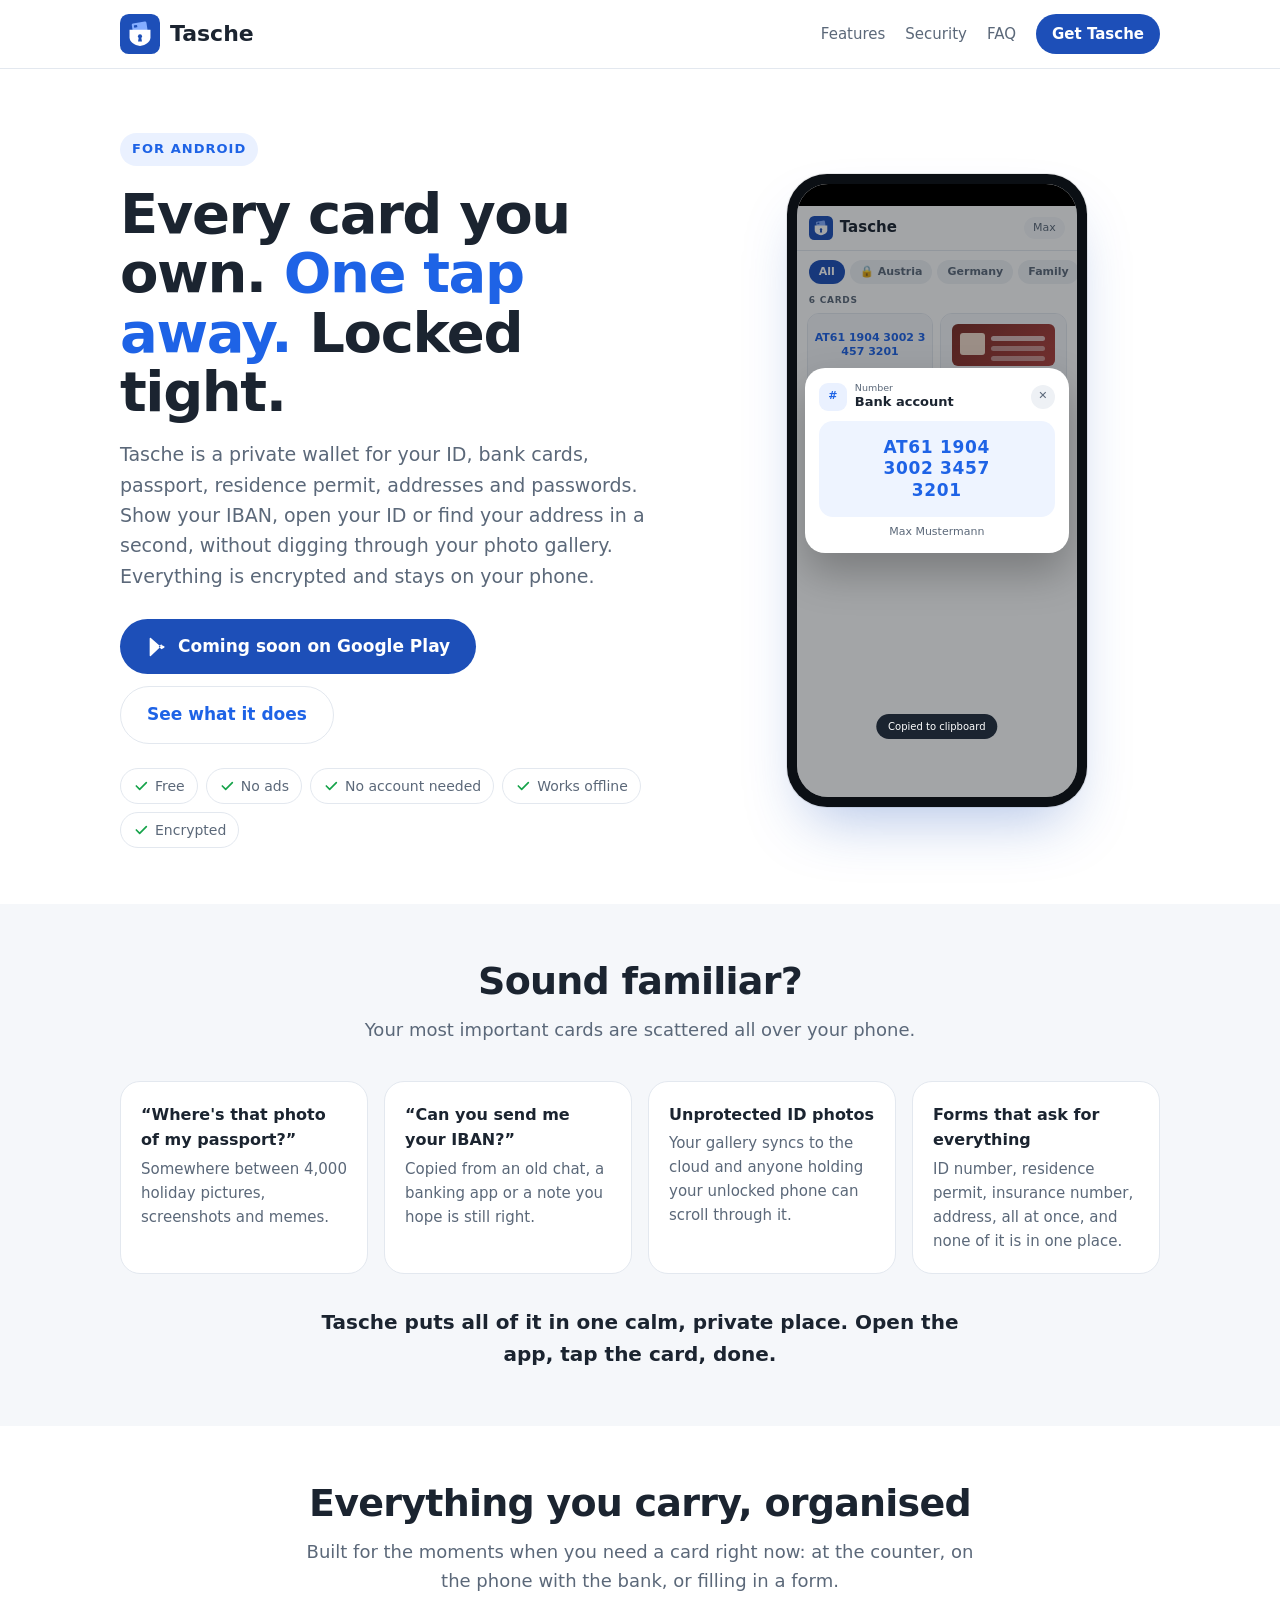
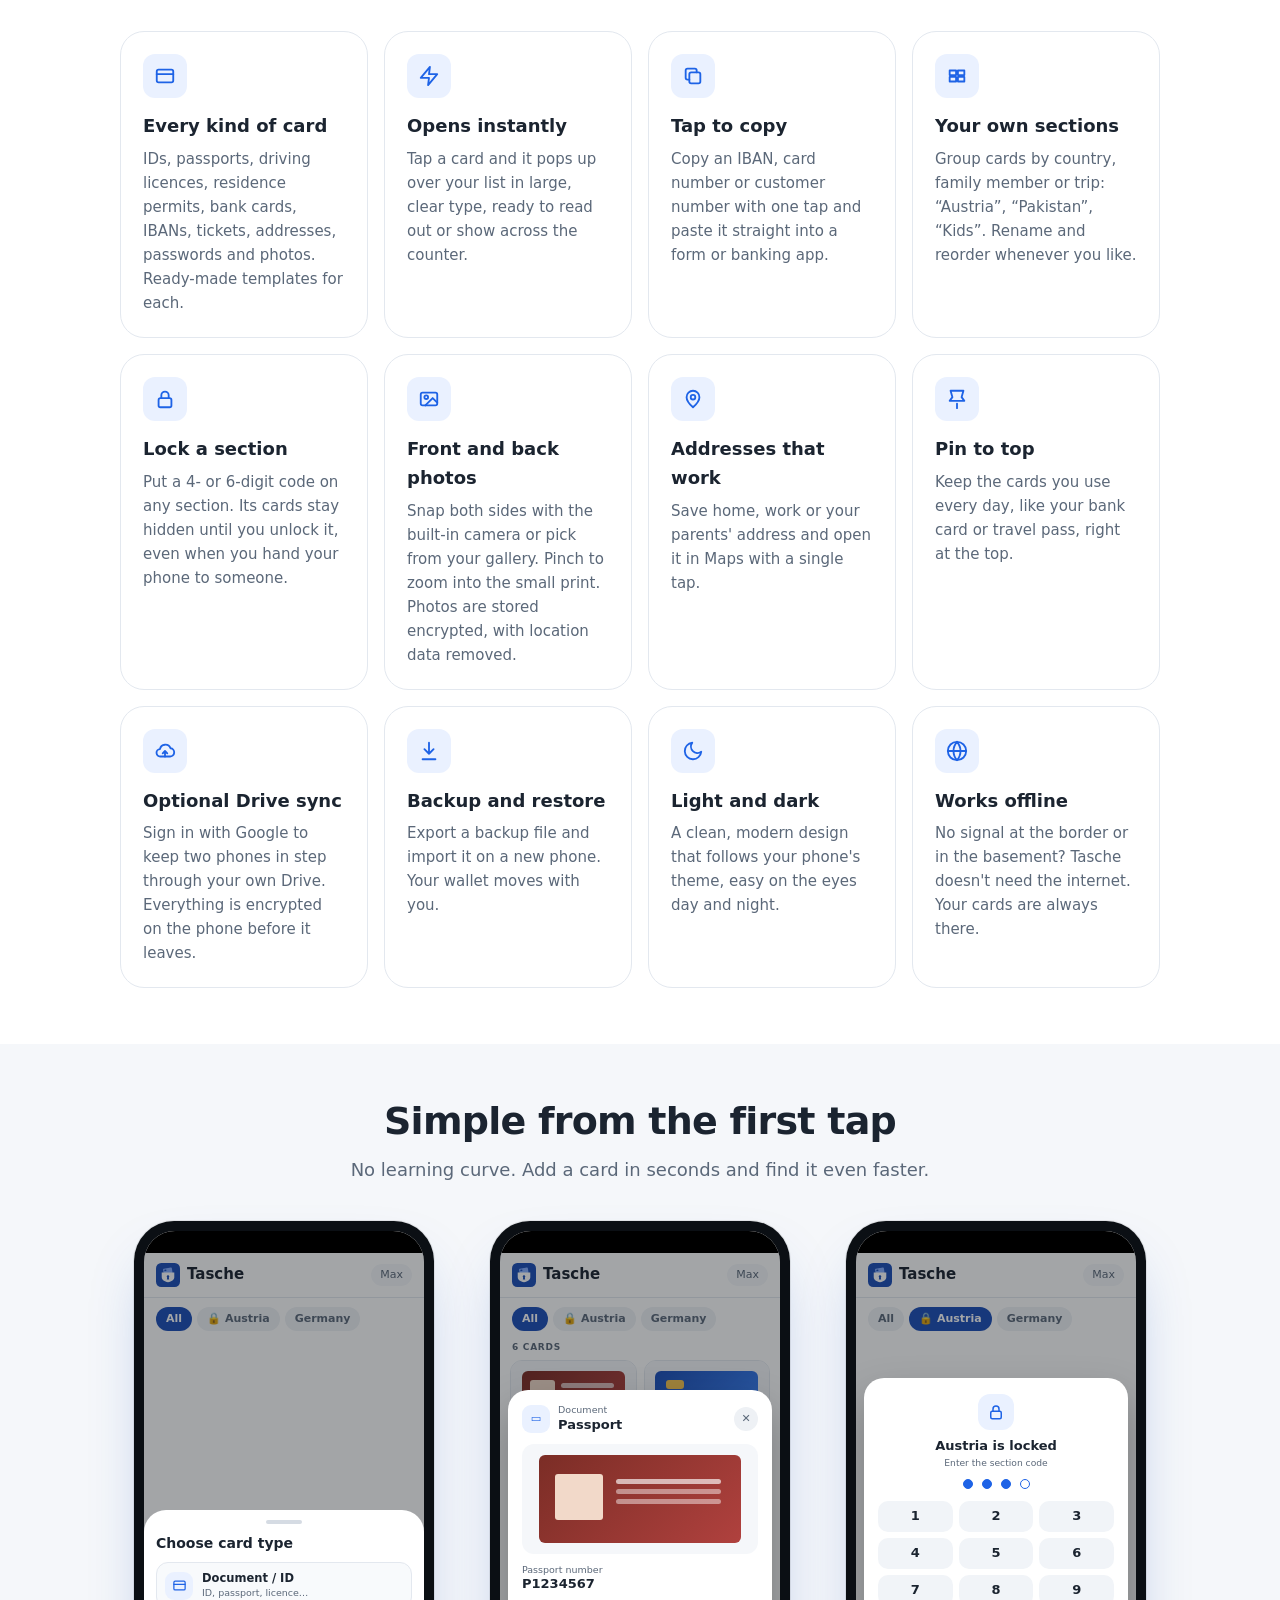
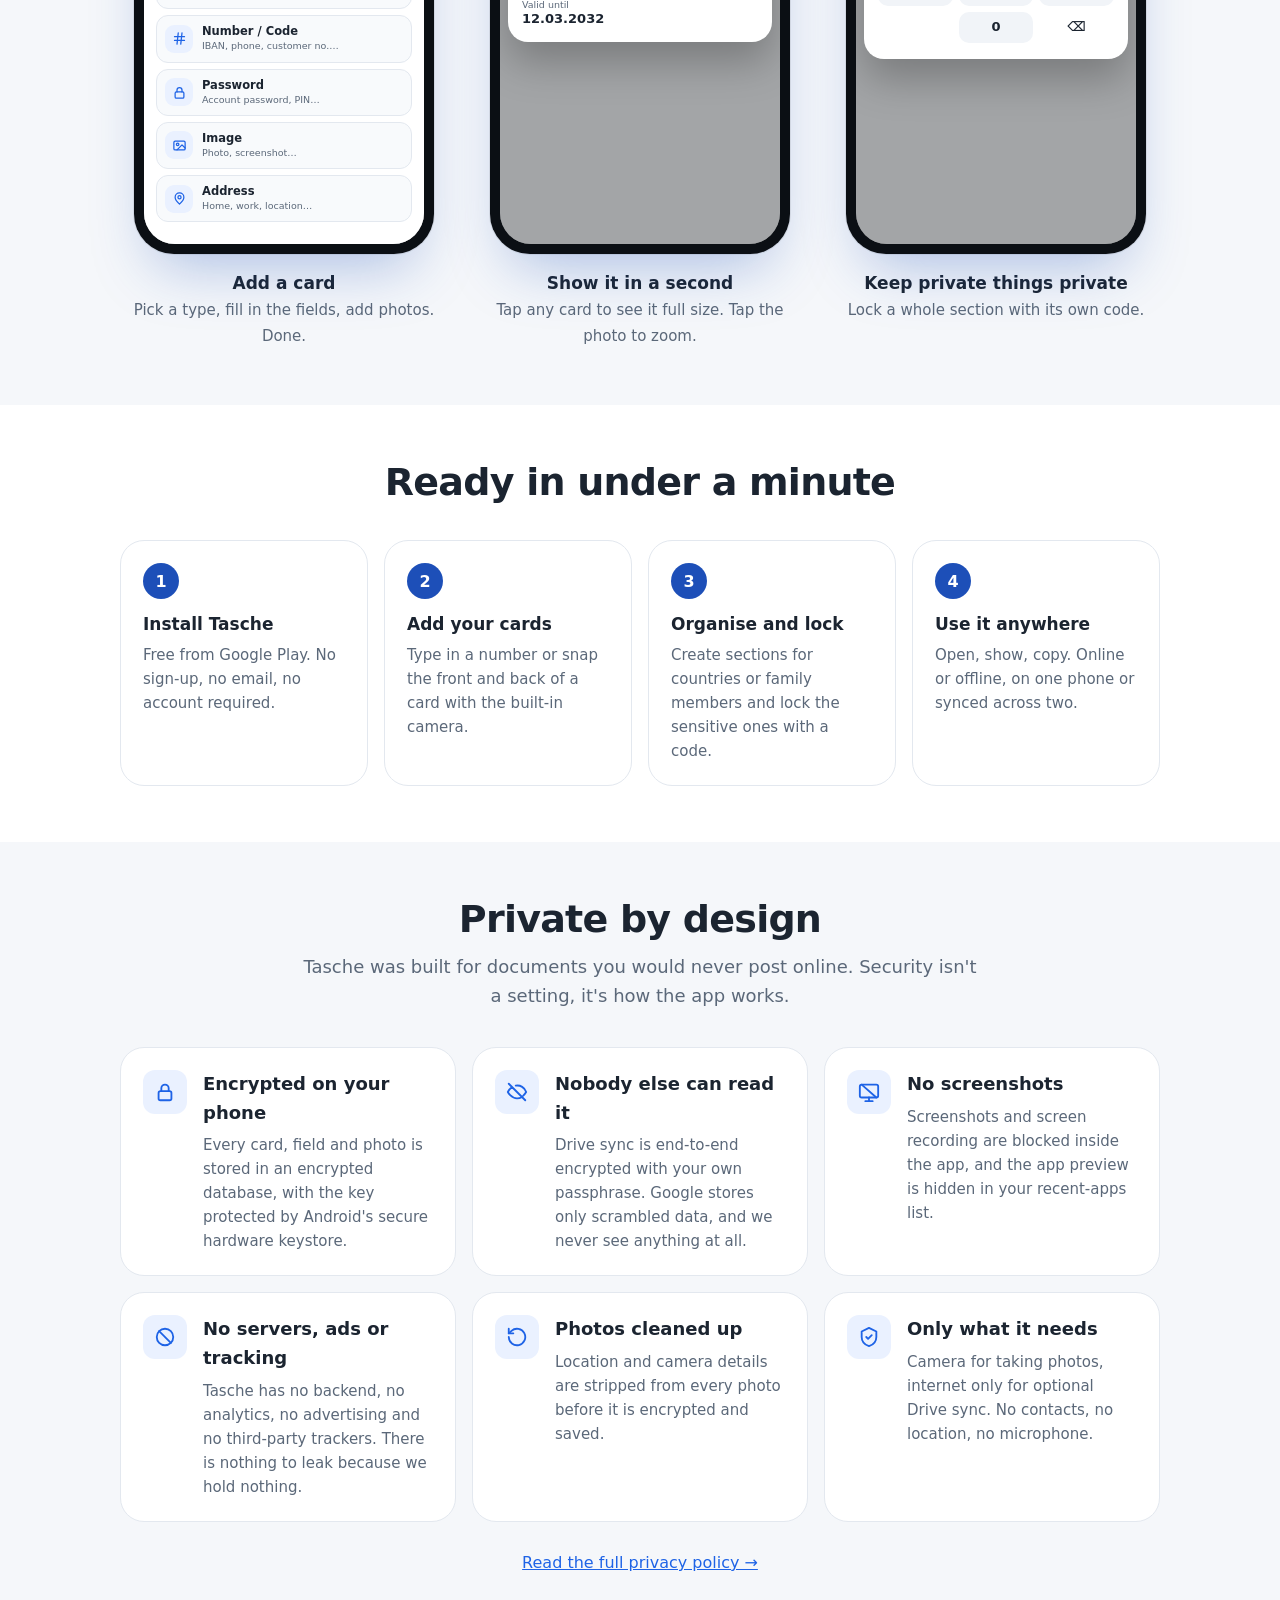
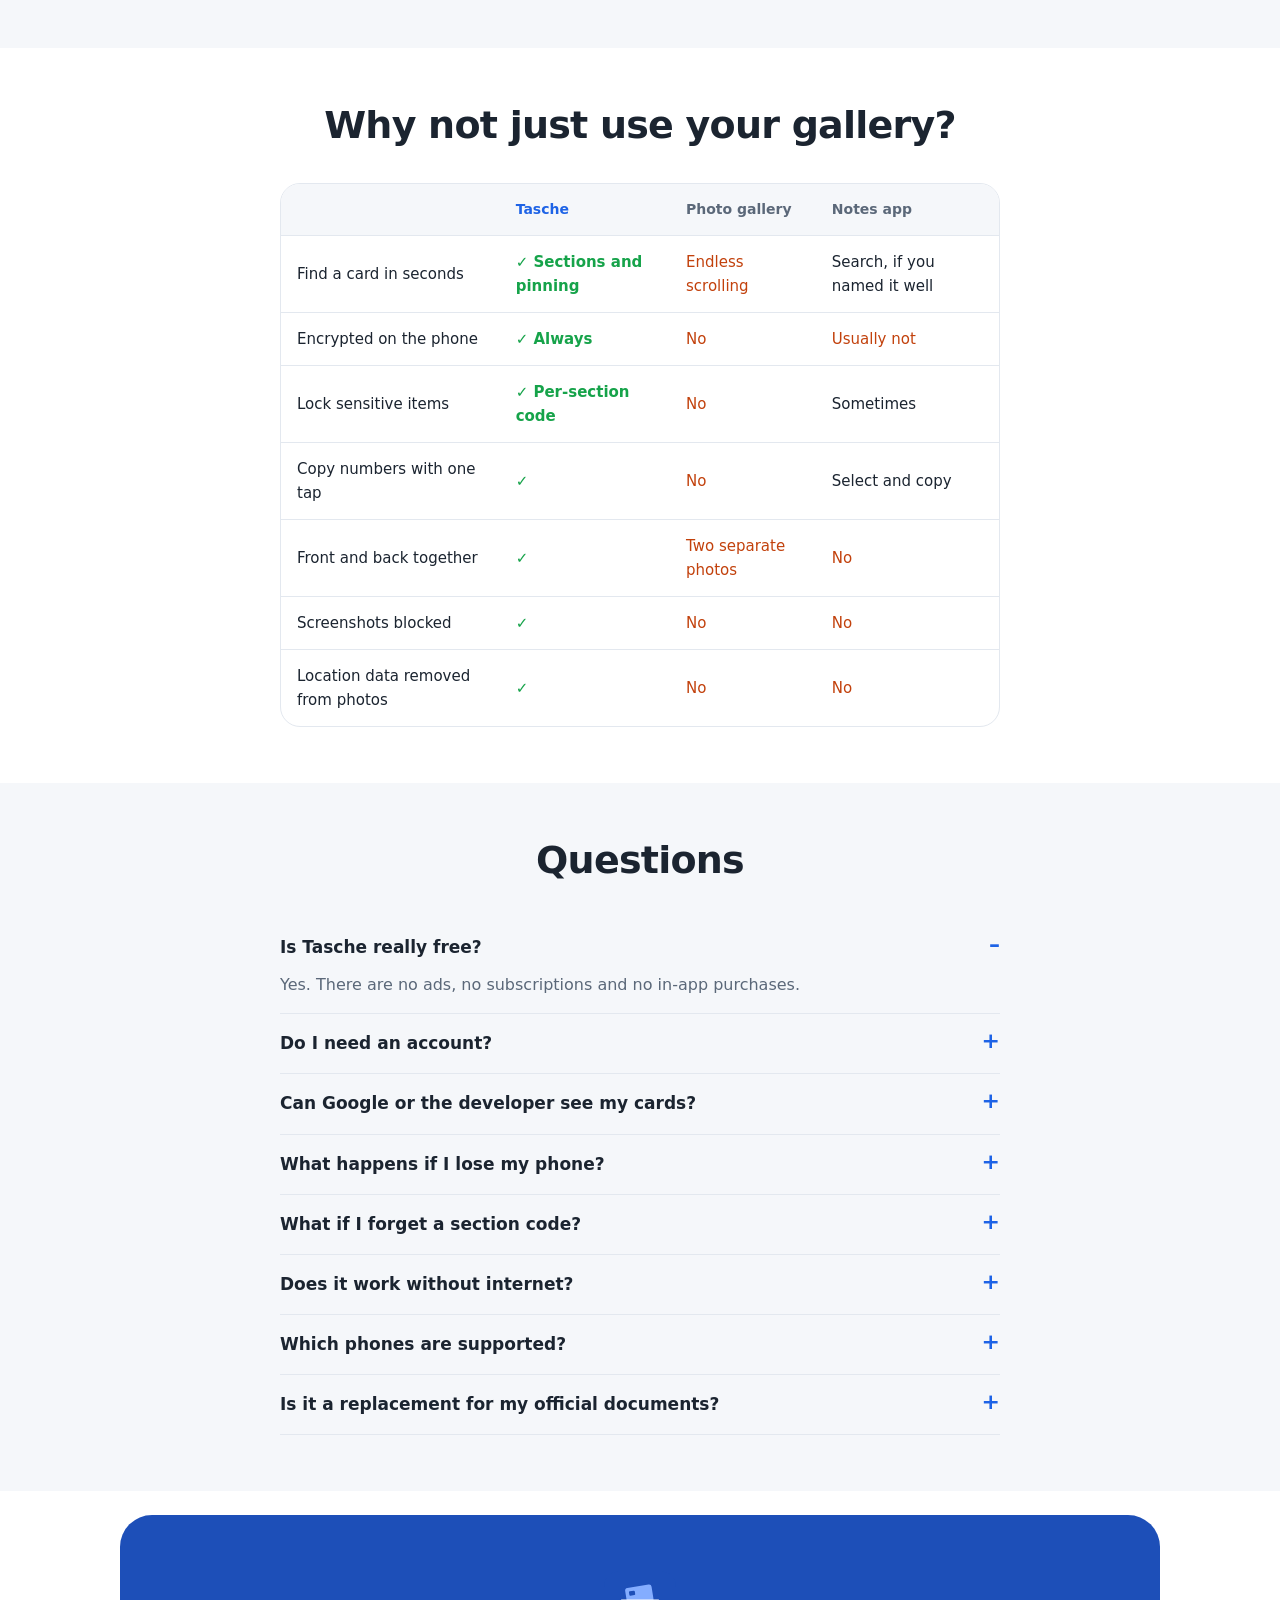
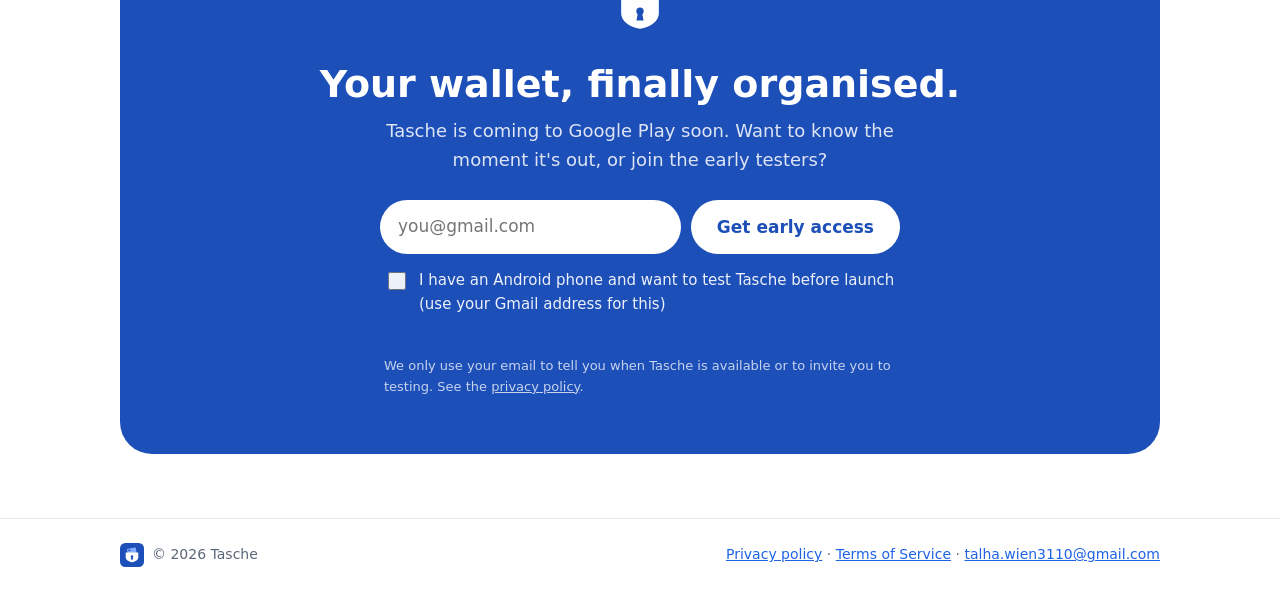
<file: index.html>
<!doctype html>
<html lang="en">
<head>
<meta charset="utf-8">
<meta name="viewport" content="width=device-width, initial-scale=1">
<title>Tasche – your cards and documents, encrypted on your phone</title>
<meta name="description" content="Tasche keeps your ID, bank cards, passport, addresses and passwords in one encrypted wallet on your Android phone. Free, no ads, works offline, optional encrypted Google Drive sync.">
<meta name="theme-color" content="#1D4FB8">
<meta property="og:title" content="Tasche – everything in your wallet, at your fingertips">
<meta property="og:description" content="Your IDs, bank cards, passport and passwords in one encrypted wallet on your Android phone. Free, no ads, no tracking.">
<meta property="og:image" content="img/icon-512.png">
<meta property="og:type" content="website">
<link rel="icon" href="img/logo.svg" type="image/svg+xml">
<link rel="icon" href="img/icon-192.png" type="image/png" sizes="192x192">
<link rel="apple-touch-icon" href="img/apple-touch-icon.png">
<link rel="stylesheet" href="style.css">
</head>
<body>
<header><div class="wrap">
  <a class="brandlink" href="index.html"><img src="img/logo.svg" alt="" width="40" height="40"><span class="brand">Tasche</span></a>
  <nav><a href="#features">Features</a><a href="#security">Security</a><a href="#faq">FAQ</a><a class="navbtn" href="#get">Get Tasche</a></nav>
</div></header>

<main>
<!-- HERO -->
<div class="wrap">
<section class="hero">
  <div>
    <span class="eyebrow">For Android</span>
    <h1>Every card you own. <span>One tap away.</span> Locked tight.</h1>
    <p class="lead">Tasche is a private wallet for your ID, bank cards, passport, residence permit, addresses and passwords. Show your IBAN, open your ID or find your address in a second, without digging through your photo gallery. Everything is encrypted and stays on your phone.</p>
    <div class="ctas">
      <a class="btn" href="#get"><svg viewBox="0 0 24 24" aria-hidden="true"><path d="M4 2.6v18.8c0 .5.5.8 1 .6l10.6-10a.6.6 0 0 0 0-.9L5 1.9c-.5-.2-1 .2-1 .7zm12.9 7.1 2.9 1.6c.6.4.6 1.2 0 1.5l-2.9 1.7-3-2.9 3-2.9z"/></svg>Coming soon on Google Play</a>
      <a class="btn ghost" href="#features">See what it does</a>
    </div>
    <ul class="chips">
      <li><svg viewBox="0 0 24 24"><path d="M5 12l5 5L20 7"/></svg>Free</li>
      <li><svg viewBox="0 0 24 24"><path d="M5 12l5 5L20 7"/></svg>No ads</li>
      <li><svg viewBox="0 0 24 24"><path d="M5 12l5 5L20 7"/></svg>No account needed</li>
      <li><svg viewBox="0 0 24 24"><path d="M5 12l5 5L20 7"/></svg>Works offline</li>
      <li><svg viewBox="0 0 24 24"><path d="M5 12l5 5L20 7"/></svg>Encrypted</li>
    </ul>
  </div>

  <!-- phone: home + card dialog -->
  <div class="phone" role="img" aria-label="Tasche showing a bank account number in a card dialog over the home screen">
    <div class="screen">
      <div class="sb"></div>
      <div class="ah"><img src="img/logo.svg" alt=""><b>Tasche</b><span class="pill">Max</span></div>
      <div class="tabs"><i class="on">All</i><i>🔒 Austria</i><i>Germany</i><i>Family</i></div>
      <div class="count">6 CARDS</div>
      <div class="tiles">
        <div class="tile"><div class="face">AT61 1904 3002 3457 3201</div><div class="meta"><b>Bank account</b><span class="tag"># Number</span></div></div>
        <div class="tile"><div class="face"><div class="idcard"></div></div><div class="meta"><b>Passport</b><span class="tag">Document</span></div></div>
        <div class="tile"><div class="face"><div class="bank"></div></div><div class="meta"><b>Debit card</b><span class="tag">Document</span></div></div>
        <div class="tile"><div class="face addr">Musterstraße 1, 1010 Wien</div><div class="meta"><b>Home</b><span class="tag">Address</span></div></div>
      </div>
      <div class="dim"></div>
      <div class="dlg">
        <div class="top"><span class="ic">#</span><div><small>Number</small><b>Bank account</b></div><span class="x">✕</span></div>
        <div class="big">AT61 1904<br>3002 3457<br>3201</div>
        <div class="who">Max Mustermann</div>
      </div>
      <div class="copied">Copied to clipboard</div>
    </div>
  </div>
</section>
</div>

<!-- PAIN POINTS -->
<section class="alt">
<div class="wrap">
  <div class="sechead"><h2>Sound familiar?</h2><p>Your most important cards are scattered all over your phone.</p></div>
  <div class="pains">
    <div class="pain"><b>“Where's that photo of my passport?”</b><p>Somewhere between 4,000 holiday pictures, screenshots and memes.</p></div>
    <div class="pain"><b>“Can you send me your IBAN?”</b><p>Copied from an old chat, a banking app or a note you hope is still right.</p></div>
    <div class="pain"><b>Unprotected ID photos</b><p>Your gallery syncs to the cloud and anyone holding your unlocked phone can scroll through it.</p></div>
    <div class="pain"><b>Forms that ask for everything</b><p>ID number, residence permit, insurance number, address, all at once, and none of it is in one place.</p></div>
  </div>
  <p class="answer">Tasche puts all of it in one calm, private place. Open the app, tap the card, done.</p>
</div>
</section>

<!-- FEATURES -->
<section id="features">
<div class="wrap">
  <div class="sechead"><h2>Everything you carry, organised</h2><p>Built for the moments when you need a card right now: at the counter, on the phone with the bank, or filling in a form.</p></div>
  <div class="grid">
    <div class="card"><div class="well"><svg viewBox="0 0 24 24"><rect x="3" y="5" width="18" height="14" rx="2"/><path d="M3 10h18"/></svg></div><h3>Every kind of card</h3><p>IDs, passports, driving licences, residence permits, bank cards, IBANs, tickets, addresses, passwords and photos. Ready-made templates for each.</p></div>
    <div class="card"><div class="well"><svg viewBox="0 0 24 24"><path d="M13 2 3 14h9l-1 8 10-12h-9z"/></svg></div><h3>Opens instantly</h3><p>Tap a card and it pops up over your list in large, clear type, ready to read out or show across the counter.</p></div>
    <div class="card"><div class="well"><svg viewBox="0 0 24 24"><rect x="8" y="8" width="12" height="12" rx="2"/><path d="M16 8V6a2 2 0 0 0-2-2H6a2 2 0 0 0-2 2v8a2 2 0 0 0 2 2h2"/></svg></div><h3>Tap to copy</h3><p>Copy an IBAN, card number or customer number with one tap and paste it straight into a form or banking app.</p></div>
    <div class="card"><div class="well"><svg viewBox="0 0 24 24"><path d="M4 6h7v5H4zM13 6h7v5h-7zM4 13h7v5H4zM13 13h7v5h-7z"/></svg></div><h3>Your own sections</h3><p>Group cards by country, family member or trip: “Austria”, “Pakistan”, “Kids”. Rename and reorder whenever you like.</p></div>
    <div class="card"><div class="well"><svg viewBox="0 0 24 24"><rect x="5" y="11" width="14" height="10" rx="2"/><path d="M8 11V8a4 4 0 0 1 8 0v3"/></svg></div><h3>Lock a section</h3><p>Put a 4- or 6-digit code on any section. Its cards stay hidden until you unlock it, even when you hand your phone to someone.</p></div>
    <div class="card"><div class="well"><svg viewBox="0 0 24 24"><rect x="3" y="5" width="18" height="14" rx="2"/><circle cx="9" cy="10" r="2"/><path d="m21 16-5-5-8 8"/></svg></div><h3>Front and back photos</h3><p>Snap both sides with the built-in camera or pick from your gallery. Pinch to zoom into the small print. Photos are stored encrypted, with location data removed.</p></div>
    <div class="card"><div class="well"><svg viewBox="0 0 24 24"><path d="M12 21s-7-6.2-7-11a7 7 0 0 1 14 0c0 4.8-7 11-7 11z"/><circle cx="12" cy="10" r="2.5"/></svg></div><h3>Addresses that work</h3><p>Save home, work or your parents' address and open it in Maps with a single tap.</p></div>
    <div class="card"><div class="well"><svg viewBox="0 0 24 24"><path d="M12 17v5M5 3h14l-2 7 3 4H4l3-4z"/></svg></div><h3>Pin to top</h3><p>Keep the cards you use every day, like your bank card or travel pass, right at the top.</p></div>
    <div class="card"><div class="well"><svg viewBox="0 0 24 24"><path d="M7 18a4 4 0 0 1-.5-8A6 6 0 0 1 18 9a4 4 0 0 1-1 9z"/><path d="M12 12v6M9.5 14.5 12 12l2.5 2.5"/></svg></div><h3>Optional Drive sync</h3><p>Sign in with Google to keep two phones in step through your own Drive. Everything is encrypted on the phone before it leaves.</p></div>
    <div class="card"><div class="well"><svg viewBox="0 0 24 24"><path d="M12 3v12M7 10l5 5 5-5"/><path d="M5 21h14"/></svg></div><h3>Backup and restore</h3><p>Export a backup file and import it on a new phone. Your wallet moves with you.</p></div>
    <div class="card"><div class="well"><svg viewBox="0 0 24 24"><path d="M21 12.8A9 9 0 1 1 11.2 3a7 7 0 0 0 9.8 9.8z"/></svg></div><h3>Light and dark</h3><p>A clean, modern design that follows your phone's theme, easy on the eyes day and night.</p></div>
    <div class="card"><div class="well"><svg viewBox="0 0 24 24"><path d="M2 12h20M12 2a15 15 0 0 1 0 20M12 2a15 15 0 0 0 0 20"/><circle cx="12" cy="12" r="10"/></svg></div><h3>Works offline</h3><p>No signal at the border or in the basement? Tasche doesn't need the internet. Your cards are always there.</p></div>
  </div>
</div>
</section>

<!-- SHOWCASE -->
<section class="alt">
<div class="wrap">
  <div class="sechead"><h2>Simple from the first tap</h2><p>No learning curve. Add a card in seconds and find it even faster.</p></div>
  <div class="show">
    <figure>
      <div class="phone" role="img" aria-label="Choosing a card type">
        <div class="screen">
          <div class="sb"></div>
          <div class="ah"><img src="img/logo.svg" alt=""><b>Tasche</b><span class="pill">Max</span></div>
          <div class="tabs"><i class="on">All</i><i>🔒 Austria</i><i>Germany</i></div>
          <div class="dim"></div>
          <div class="sheet">
            <div class="grab"></div>
            <h4>Choose card type</h4>
            <div class="opt"><span class="ic"><svg viewBox="0 0 24 24"><rect x="3" y="5" width="18" height="14" rx="2"/><path d="M3 10h18"/></svg></span><div><b>Document / ID</b><span>ID, passport, licence…</span></div></div>
            <div class="opt"><span class="ic"><svg viewBox="0 0 24 24"><path d="M4 9h16M4 15h16M10 3 8 21M16 3l-2 18"/></svg></span><div><b>Number / Code</b><span>IBAN, phone, customer no.…</span></div></div>
            <div class="opt"><span class="ic"><svg viewBox="0 0 24 24"><rect x="5" y="11" width="14" height="10" rx="2"/><path d="M8 11V8a4 4 0 0 1 8 0v3"/></svg></span><div><b>Password</b><span>Account password, PIN…</span></div></div>
            <div class="opt"><span class="ic"><svg viewBox="0 0 24 24"><rect x="3" y="5" width="18" height="14" rx="2"/><circle cx="9" cy="10" r="2"/><path d="m21 16-5-5-8 8"/></svg></span><div><b>Image</b><span>Photo, screenshot…</span></div></div>
            <div class="opt"><span class="ic"><svg viewBox="0 0 24 24"><path d="M12 21s-7-6.2-7-11a7 7 0 0 1 14 0c0 4.8-7 11-7 11z"/><circle cx="12" cy="10" r="2.5"/></svg></span><div><b>Address</b><span>Home, work, location…</span></div></div>
          </div>
        </div>
      </div>
      <figcaption><b>Add a card</b><span>Pick a type, fill in the fields, add photos. Done.</span></figcaption>
    </figure>

    <figure>
      <div class="phone" role="img" aria-label="A passport card open in a dialog">
        <div class="screen">
          <div class="sb"></div>
          <div class="ah"><img src="img/logo.svg" alt=""><b>Tasche</b><span class="pill">Max</span></div>
          <div class="tabs"><i class="on">All</i><i>🔒 Austria</i><i>Germany</i></div>
          <div class="count">6 CARDS</div>
          <div class="tiles">
            <div class="tile"><div class="face"><div class="idcard"></div></div><div class="meta"><b>Passport</b></div></div>
            <div class="tile"><div class="face"><div class="bank"></div></div><div class="meta"><b>Debit card</b></div></div>
          </div>
          <div class="dim"></div>
          <div class="dlg" style="top:26%">
            <div class="top"><span class="ic">▭</span><div><small>Document</small><b>Passport</b></div><span class="x">✕</span></div>
            <div class="face" style="height:110px;display:grid;place-items:center;background:#F5F7FA;border-radius:12px"><div class="idcard" style="width:86%;height:80%"></div></div>
            <div class="who" style="text-align:left;margin-top:10px"><small>Passport number</small><b style="font-size:13px;color:#1B2430">P1234567</b></div>
            <div class="who" style="text-align:left;margin-top:6px"><small>Valid until</small><b style="font-size:13px;color:#1B2430">12.03.2032</b></div>
          </div>
        </div>
      </div>
      <figcaption><b>Show it in a second</b><span>Tap any card to see it full size. Tap the photo to zoom.</span></figcaption>
    </figure>

    <figure>
      <div class="phone" role="img" aria-label="Unlocking a section with a code">
        <div class="screen">
          <div class="sb"></div>
          <div class="ah"><img src="img/logo.svg" alt=""><b>Tasche</b><span class="pill">Max</span></div>
          <div class="tabs"><i>All</i><i class="on">🔒 Austria</i><i>Germany</i></div>
          <div class="dim"></div>
          <div class="pad">
            <div class="lock"><svg viewBox="0 0 24 24"><rect x="5" y="11" width="14" height="10" rx="2"/><path d="M8 11V8a4 4 0 0 1 8 0v3"/></svg></div>
            <b>Austria is locked</b><small>Enter the section code</small>
            <div class="dots"><i class="f"></i><i class="f"></i><i class="f"></i><i></i></div>
            <div class="keys"><i>1</i><i>2</i><i>3</i><i>4</i><i>5</i><i>6</i><i>7</i><i>8</i><i>9</i><i class="e"></i><i>0</i><i class="e">⌫</i></div>
          </div>
        </div>
      </div>
      <figcaption><b>Keep private things private</b><span>Lock a whole section with its own code.</span></figcaption>
    </figure>
  </div>
</div>
</section>

<!-- HOW IT WORKS -->
<section>
<div class="wrap">
  <div class="sechead"><h2>Ready in under a minute</h2></div>
  <ol class="steps">
    <li><b>Install Tasche</b><p>Free from Google Play. No sign-up, no email, no account required.</p></li>
    <li><b>Add your cards</b><p>Type in a number or snap the front and back of a card with the built-in camera.</p></li>
    <li><b>Organise and lock</b><p>Create sections for countries or family members and lock the sensitive ones with a code.</p></li>
    <li><b>Use it anywhere</b><p>Open, show, copy. Online or offline, on one phone or synced across two.</p></li>
  </ol>
</div>
</section>

<!-- SECURITY -->
<section id="security" class="alt">
<div class="wrap">
  <div class="sechead"><h2>Private by design</h2><p>Tasche was built for documents you would never post online. Security isn't a setting, it's how the app works.</p></div>
  <div class="sec">
    <div class="card"><div class="well"><svg viewBox="0 0 24 24"><rect x="5" y="11" width="14" height="10" rx="2"/><path d="M8 11V8a4 4 0 0 1 8 0v3"/></svg></div><div><h3>Encrypted on your phone</h3><p>Every card, field and photo is stored in an encrypted database, with the key protected by Android's secure hardware keystore.</p></div></div>
    <div class="card"><div class="well"><svg viewBox="0 0 24 24"><path d="M3 3l18 18M10.6 5.1A10 10 0 0 1 22 12a17 17 0 0 1-3.2 4M6.6 6.6A17 17 0 0 0 2 12s3.6 7 10 7a9.5 9.5 0 0 0 5.4-1.6"/></svg></div><div><h3>Nobody else can read it</h3><p>Drive sync is end-to-end encrypted with your own passphrase. Google stores only scrambled data, and we never see anything at all.</p></div></div>
    <div class="card"><div class="well"><svg viewBox="0 0 24 24"><rect x="2" y="4" width="20" height="14" rx="2"/><path d="M8 22h8M12 18v4M4 4l16 14"/></svg></div><div><h3>No screenshots</h3><p>Screenshots and screen recording are blocked inside the app, and the app preview is hidden in your recent-apps list.</p></div></div>
    <div class="card"><div class="well"><svg viewBox="0 0 24 24"><circle cx="12" cy="12" r="9"/><path d="M5.6 5.6l12.8 12.8"/></svg></div><div><h3>No servers, ads or tracking</h3><p>Tasche has no backend, no analytics, no advertising and no third-party trackers. There is nothing to leak because we hold nothing.</p></div></div>
    <div class="card"><div class="well"><svg viewBox="0 0 24 24"><path d="M3 12a9 9 0 1 0 3-6.7L3 8"/><path d="M3 3v5h5"/></svg></div><div><h3>Photos cleaned up</h3><p>Location and camera details are stripped from every photo before it is encrypted and saved.</p></div></div>
    <div class="card"><div class="well"><svg viewBox="0 0 24 24"><path d="M12 2l8 4v6c0 5-3.5 8.5-8 10-4.5-1.5-8-5-8-10V6z"/><path d="m9 12 2 2 4-4"/></svg></div><div><h3>Only what it needs</h3><p>Camera for taking photos, internet only for optional Drive sync. No contacts, no location, no microphone.</p></div></div>
  </div>
  <p style="text-align:center;margin-top:28px"><a href="privacy.html">Read the full privacy policy →</a></p>
</div>
</section>

<!-- COMPARE -->
<section>
<div class="wrap narrow">
  <div class="sechead"><h2>Why not just use your gallery?</h2></div>
  <div class="tablewrap">
  <table>
    <thead><tr><th></th><th class="us">Tasche</th><th>Photo gallery</th><th>Notes app</th></tr></thead>
    <tbody>
      <tr><td>Find a card in seconds</td><td class="y">✓ Sections and pinning</td><td class="n">Endless scrolling</td><td>Search, if you named it well</td></tr>
      <tr><td>Encrypted on the phone</td><td class="y">✓ Always</td><td class="n">No</td><td class="n">Usually not</td></tr>
      <tr><td>Lock sensitive items</td><td class="y">✓ Per-section code</td><td class="n">No</td><td>Sometimes</td></tr>
      <tr><td>Copy numbers with one tap</td><td class="y">✓</td><td class="n">No</td><td>Select and copy</td></tr>
      <tr><td>Front and back together</td><td class="y">✓</td><td class="n">Two separate photos</td><td class="n">No</td></tr>
      <tr><td>Screenshots blocked</td><td class="y">✓</td><td class="n">No</td><td class="n">No</td></tr>
      <tr><td>Location data removed from photos</td><td class="y">✓</td><td class="n">No</td><td class="n">No</td></tr>
    </tbody>
  </table>
  </div>
</div>
</section>

<!-- FAQ -->
<section id="faq" class="alt">
<div class="wrap narrow">
  <div class="sechead"><h2>Questions</h2></div>
  <details open><summary>Is Tasche really free?</summary><p>Yes. There are no ads, no subscriptions and no in-app purchases.</p></details>
  <details><summary>Do I need an account?</summary><p>No. Tasche works fully without signing in. A Google sign-in is only needed if you want to sync between phones through your own Google Drive.</p></details>
  <details><summary>Can Google or the developer see my cards?</summary><p>No. Your data is encrypted on your phone. When you turn on Drive sync, it is encrypted with your own passphrase before upload, so Google only stores data it cannot read. We don't run any server and never receive your data.</p></details>
  <details><summary>What happens if I lose my phone?</summary><p>Your cards are encrypted, and locked sections need their code. To get your cards back on a new phone, use Drive sync with your passphrase (or your recovery key), or import a backup you exported earlier.</p></details>
  <details><summary>What if I forget a section code?</summary><p>You can reset it after confirming it's you with your phone's own screen lock or fingerprint.</p></details>
  <details><summary>Does it work without internet?</summary><p>Yes. Everything is stored on the phone. Internet is only used for optional Drive sync.</p></details>
  <details><summary>Which phones are supported?</summary><p>Android phones. Tasche is not available for iPhone.</p></details>
  <details><summary>Is it a replacement for my official documents?</summary><p>No. Tasche is a personal copy to help you find and share details quickly. Always carry the original documents where the law requires them.</p></details>
</div>
</section>

<!-- FINAL CTA -->
<div class="wrap" id="get">
  <div class="final">
    <img src="img/logo.svg" alt="" width="72" height="72">
    <h2>Your wallet, finally organised.</h2>
    <p>Tasche is coming to Google Play soon. Want to know the moment it's out, or join the early testers?</p>
    <form id="ea" class="ea" novalidate>
      <div class="earow">
        <label class="sr" for="ea-email">Your email</label>
        <input id="ea-email" name="email" type="email" inputmode="email" autocomplete="email" placeholder="you@gmail.com" required maxlength="254">
        <button class="btn" type="submit">Get early access</button>
      </div>
      <label class="eatest"><input type="checkbox" name="tester" value="yes"> I have an Android phone and want to test Tasche before launch (use your Gmail address for this)</label>
      <input class="hp" type="text" name="website" tabindex="-1" autocomplete="off" aria-hidden="true">
      <p class="eamsg" id="ea-msg" role="status" aria-live="polite"></p>
      <p class="eanote">We only use your email to tell you when Tasche is available or to invite you to testing. See the <a href="privacy.html#early-access">privacy policy</a>.</p>
    </form>
  </div>
</div>
</main>

<footer><div class="wrap">
  <span class="fbrand"><img src="img/logo.svg" alt="">© 2026 Tasche</span>
  <span><a href="privacy.html">Privacy policy</a> · <a href="terms.html">Terms of Service</a> · <a href="mailto:talha.wien3110@gmail.com">talha.wien3110@gmail.com</a></span>
</div></footer>
<script>
/* Paste your Google Apps Script web app URL here (see README.md, "Early access sign-ups").
   While it is empty, the form opens an email to you instead. */
const EARLY_ACCESS_URL = "";
const EARLY_ACCESS_EMAIL = "talha.wien3110@gmail.com";

(function () {
  const form = document.getElementById("ea");
  const input = document.getElementById("ea-email");
  const msg = document.getElementById("ea-msg");
  const btn = form.querySelector("button");
  const valid = (v) => /^[^\s@]+@[^\s@]+\.[^\s@]{2,}$/.test(v) && v.length <= 254;
  const say = (text, ok) => { msg.textContent = text; msg.className = "eamsg " + (ok ? "ok" : "err"); };

  form.addEventListener("submit", async (e) => {
    e.preventDefault();
    const email = input.value.trim();
    if (!valid(email)) { say("Please enter a valid email address.", false); input.focus(); return; }
    const tester = form.tester.checked ? "yes" : "no";
    say("", true);

    if (!EARLY_ACCESS_URL) {
      const body = "Please add me to the Tasche early access list.%0D%0AEmail: " + encodeURIComponent(email) +
        "%0D%0AWants to test: " + tester;
      location.href = "mailto:" + EARLY_ACCESS_EMAIL + "?subject=Tasche%20early%20access&body=" + body;
      return;
    }

    btn.disabled = true; btn.textContent = "Sending…";
    try {
      await fetch(EARLY_ACCESS_URL, {
        method: "POST",
        mode: "no-cors",
        body: new URLSearchParams({ email, tester, website: form.website.value })
      });
      form.reset();
      say("Thanks! You're on the list. We'll email you when Tasche is ready.", true);
    } catch (err) {
      say("Something went wrong. Please try again, or email " + EARLY_ACCESS_EMAIL + ".", false);
    } finally {
      btn.disabled = false; btn.textContent = "Get early access";
    }
  });
})();
</script>
</body>
</html>
</file>
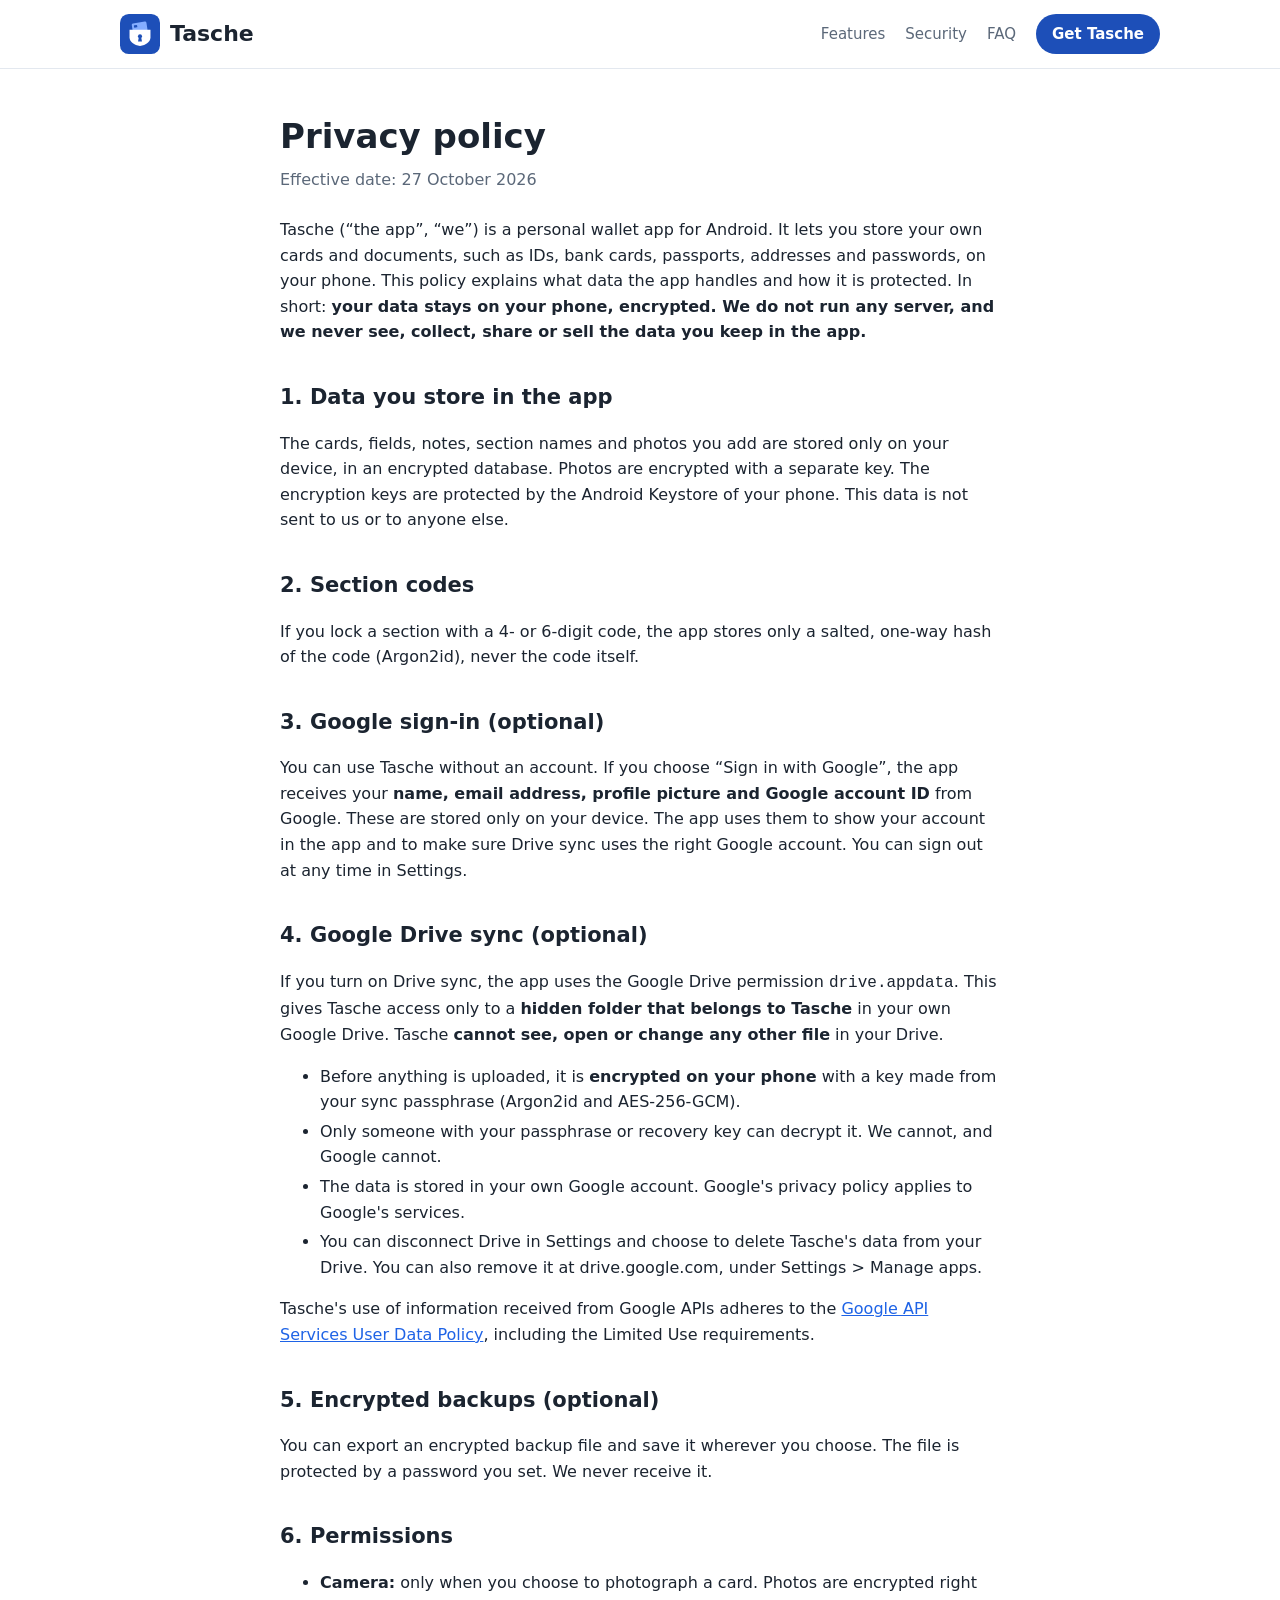
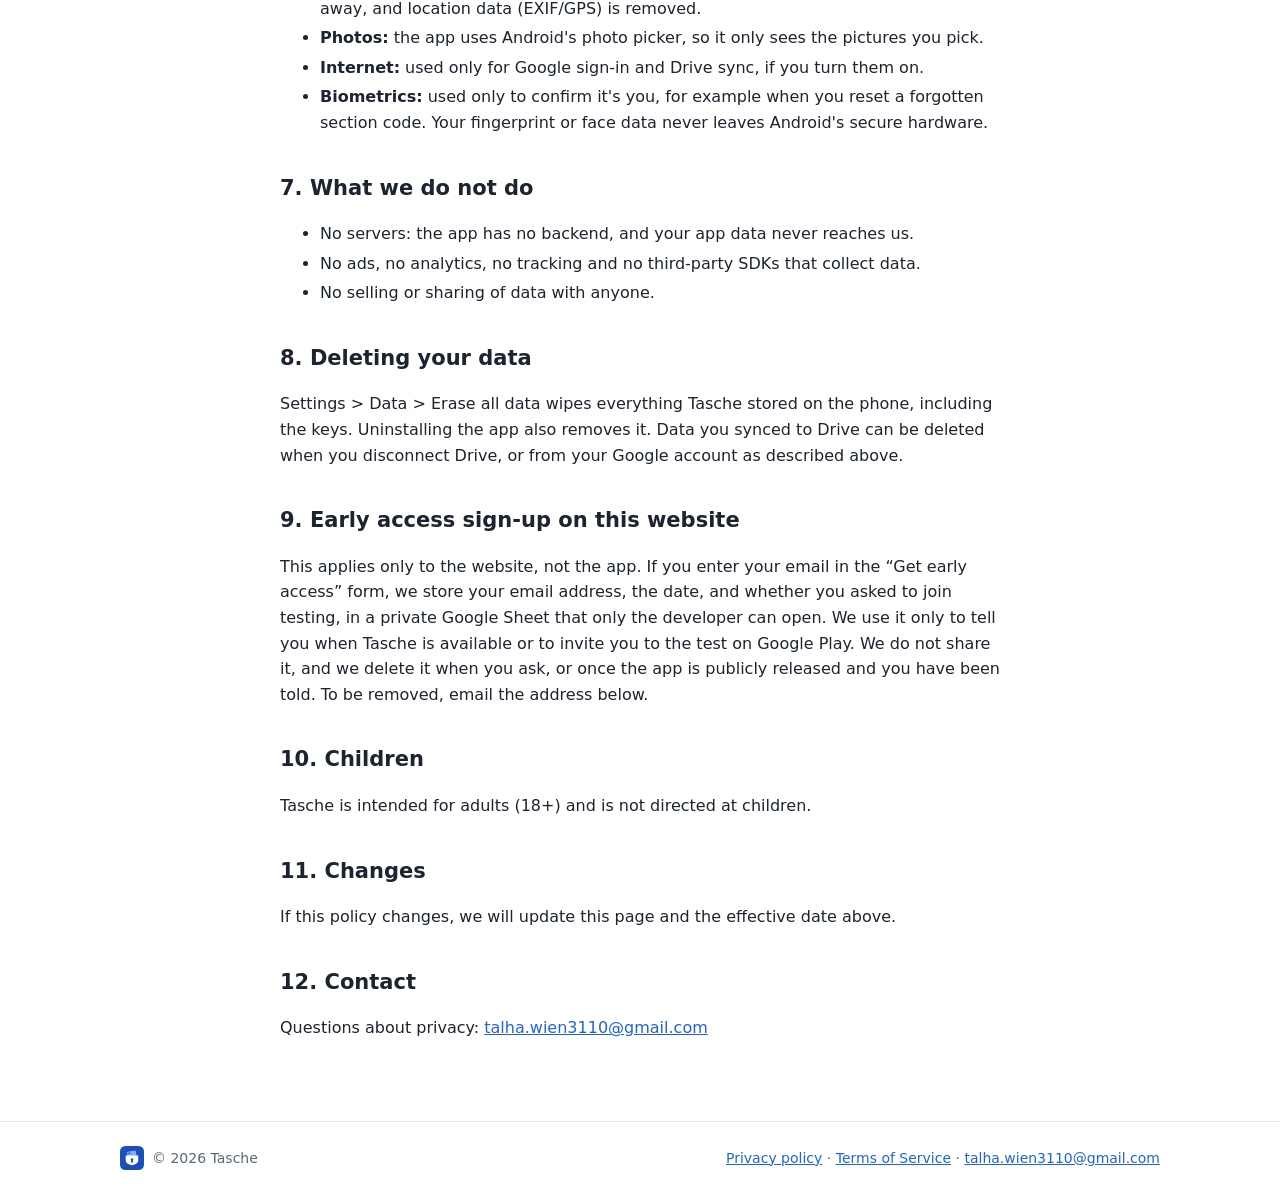
<file: privacy.html>
<!doctype html>
<html lang="en">
<head>
<meta charset="utf-8">
<meta name="viewport" content="width=device-width, initial-scale=1">
<title>Privacy policy – Tasche</title>
<meta name="description" content="How the Tasche app handles your data.">
<link rel="stylesheet" href="style.css">
<link rel="icon" href="img/logo.svg" type="image/svg+xml">
<link rel="apple-touch-icon" href="img/apple-touch-icon.png">
<meta name="theme-color" content="#1D4FB8">
</head>
<body>
<header><div class="wrap">
  <a class="brandlink" href="index.html"><img src="img/logo.svg" alt="" width="40" height="40"><span class="brand">Tasche</span></a>
  <nav><a href="index.html#features">Features</a><a href="index.html#security">Security</a><a href="index.html#faq">FAQ</a><a class="navbtn" href="index.html#get">Get Tasche</a></nav>
</div></header>
<main class="wrap narrow">
<article>
<h1>Privacy policy</h1>
<p class="date">Effective date: 27 October 2026</p>

<p>Tasche (“the app”, “we”) is a personal wallet app for Android. It lets you store your own cards and documents, such as IDs, bank cards, passports, addresses and passwords, on your phone. This policy explains what data the app handles and how it is protected. In short: <strong>your data stays on your phone, encrypted. We do not run any server, and we never see, collect, share or sell the data you keep in the app.</strong></p>

<h2>1. Data you store in the app</h2>
<p>The cards, fields, notes, section names and photos you add are stored only on your device, in an encrypted database. Photos are encrypted with a separate key. The encryption keys are protected by the Android Keystore of your phone. This data is not sent to us or to anyone else.</p>

<h2>2. Section codes</h2>
<p>If you lock a section with a 4- or 6-digit code, the app stores only a salted, one-way hash of the code (Argon2id), never the code itself.</p>

<h2>3. Google sign-in (optional)</h2>
<p>You can use Tasche without an account. If you choose “Sign in with Google”, the app receives your <strong>name, email address, profile picture and Google account ID</strong> from Google. These are stored only on your device. The app uses them to show your account in the app and to make sure Drive sync uses the right Google account. You can sign out at any time in Settings.</p>

<h2>4. Google Drive sync (optional)</h2>
<p>If you turn on Drive sync, the app uses the Google Drive permission <code>drive.appdata</code>. This gives Tasche access only to a <strong>hidden folder that belongs to Tasche</strong> in your own Google Drive. Tasche <strong>cannot see, open or change any other file</strong> in your Drive.</p>
<ul>
<li>Before anything is uploaded, it is <strong>encrypted on your phone</strong> with a key made from your sync passphrase (Argon2id and AES-256-GCM).</li>
<li>Only someone with your passphrase or recovery key can decrypt it. We cannot, and Google cannot.</li>
<li>The data is stored in your own Google account. Google's privacy policy applies to Google's services.</li>
<li>You can disconnect Drive in Settings and choose to delete Tasche's data from your Drive. You can also remove it at drive.google.com, under Settings &gt; Manage apps.</li>
</ul>
<p>Tasche's use of information received from Google APIs adheres to the <a href="https://developers.google.com/terms/api-services-user-data-policy">Google API Services User Data Policy</a>, including the Limited Use requirements.</p>

<h2>5. Encrypted backups (optional)</h2>
<p>You can export an encrypted backup file and save it wherever you choose. The file is protected by a password you set. We never receive it.</p>

<h2>6. Permissions</h2>
<ul>
<li><strong>Camera:</strong> only when you choose to photograph a card. Photos are encrypted right away, and location data (EXIF/GPS) is removed.</li>
<li><strong>Photos:</strong> the app uses Android's photo picker, so it only sees the pictures you pick.</li>
<li><strong>Internet:</strong> used only for Google sign-in and Drive sync, if you turn them on.</li>
<li><strong>Biometrics:</strong> used only to confirm it's you, for example when you reset a forgotten section code. Your fingerprint or face data never leaves Android's secure hardware.</li>
</ul>

<h2>7. What we do not do</h2>
<ul>
<li>No servers: the app has no backend, and your app data never reaches us.</li>
<li>No ads, no analytics, no tracking and no third-party SDKs that collect data.</li>
<li>No selling or sharing of data with anyone.</li>
</ul>

<h2>8. Deleting your data</h2>
<p>Settings &gt; Data &gt; Erase all data wipes everything Tasche stored on the phone, including the keys. Uninstalling the app also removes it. Data you synced to Drive can be deleted when you disconnect Drive, or from your Google account as described above.</p>

<h2 id="early-access">9. Early access sign-up on this website</h2>
<p>This applies only to the website, not the app. If you enter your email in the “Get early access” form, we store your email address, the date, and whether you asked to join testing, in a private Google Sheet that only the developer can open. We use it only to tell you when Tasche is available or to invite you to the test on Google Play. We do not share it, and we delete it when you ask, or once the app is publicly released and you have been told. To be removed, email the address below.</p>

<h2>10. Children</h2>
<p>Tasche is intended for adults (18+) and is not directed at children.</p>

<h2>11. Changes</h2>
<p>If this policy changes, we will update this page and the effective date above.</p>

<h2>12. Contact</h2>
<p>Questions about privacy: <a href="mailto:talha.wien3110@gmail.com">talha.wien3110@gmail.com</a></p>
</article>
</main>
<footer><div class="wrap">
  <span class="fbrand"><img src="img/logo.svg" alt="">© 2026 Tasche</span>
  <span><a href="privacy.html">Privacy policy</a> · <a href="terms.html">Terms of Service</a> · <a href="mailto:talha.wien3110@gmail.com">talha.wien3110@gmail.com</a></span>
</div></footer>
</body>
</html>
</file>
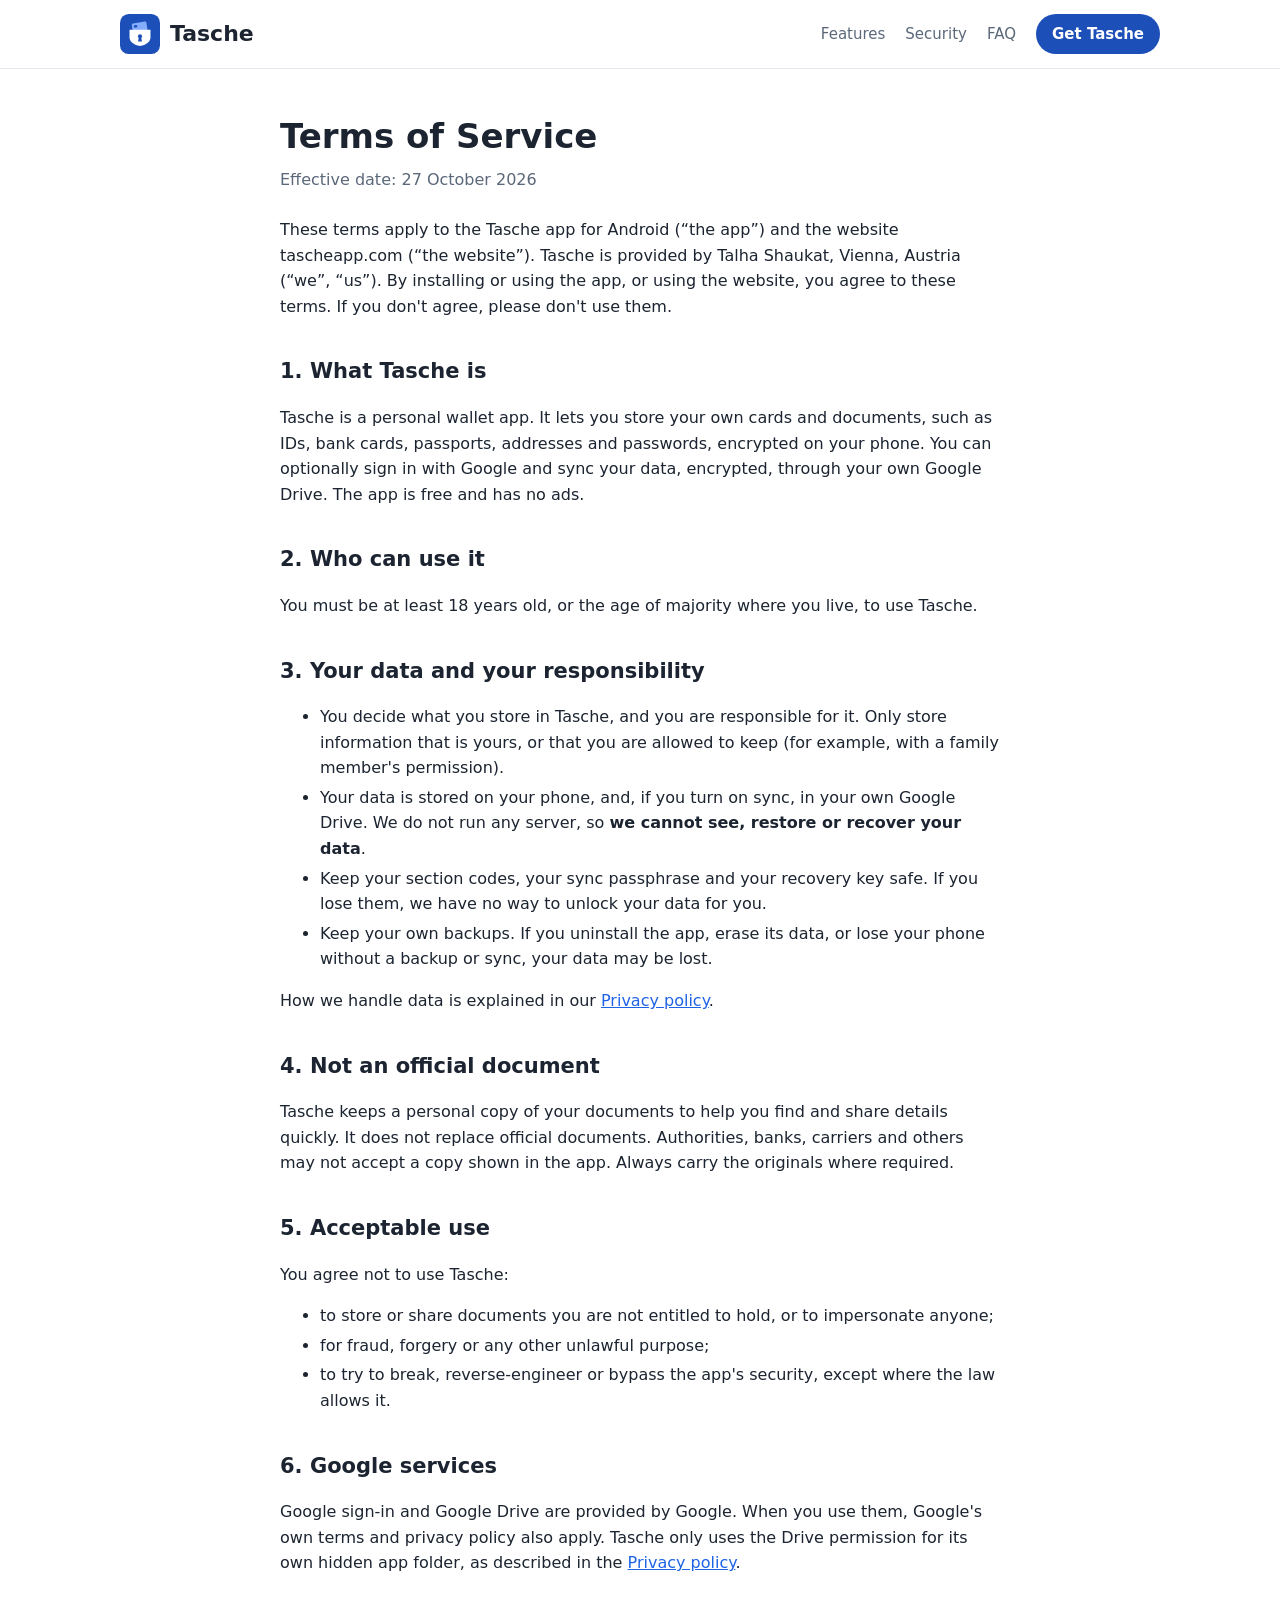
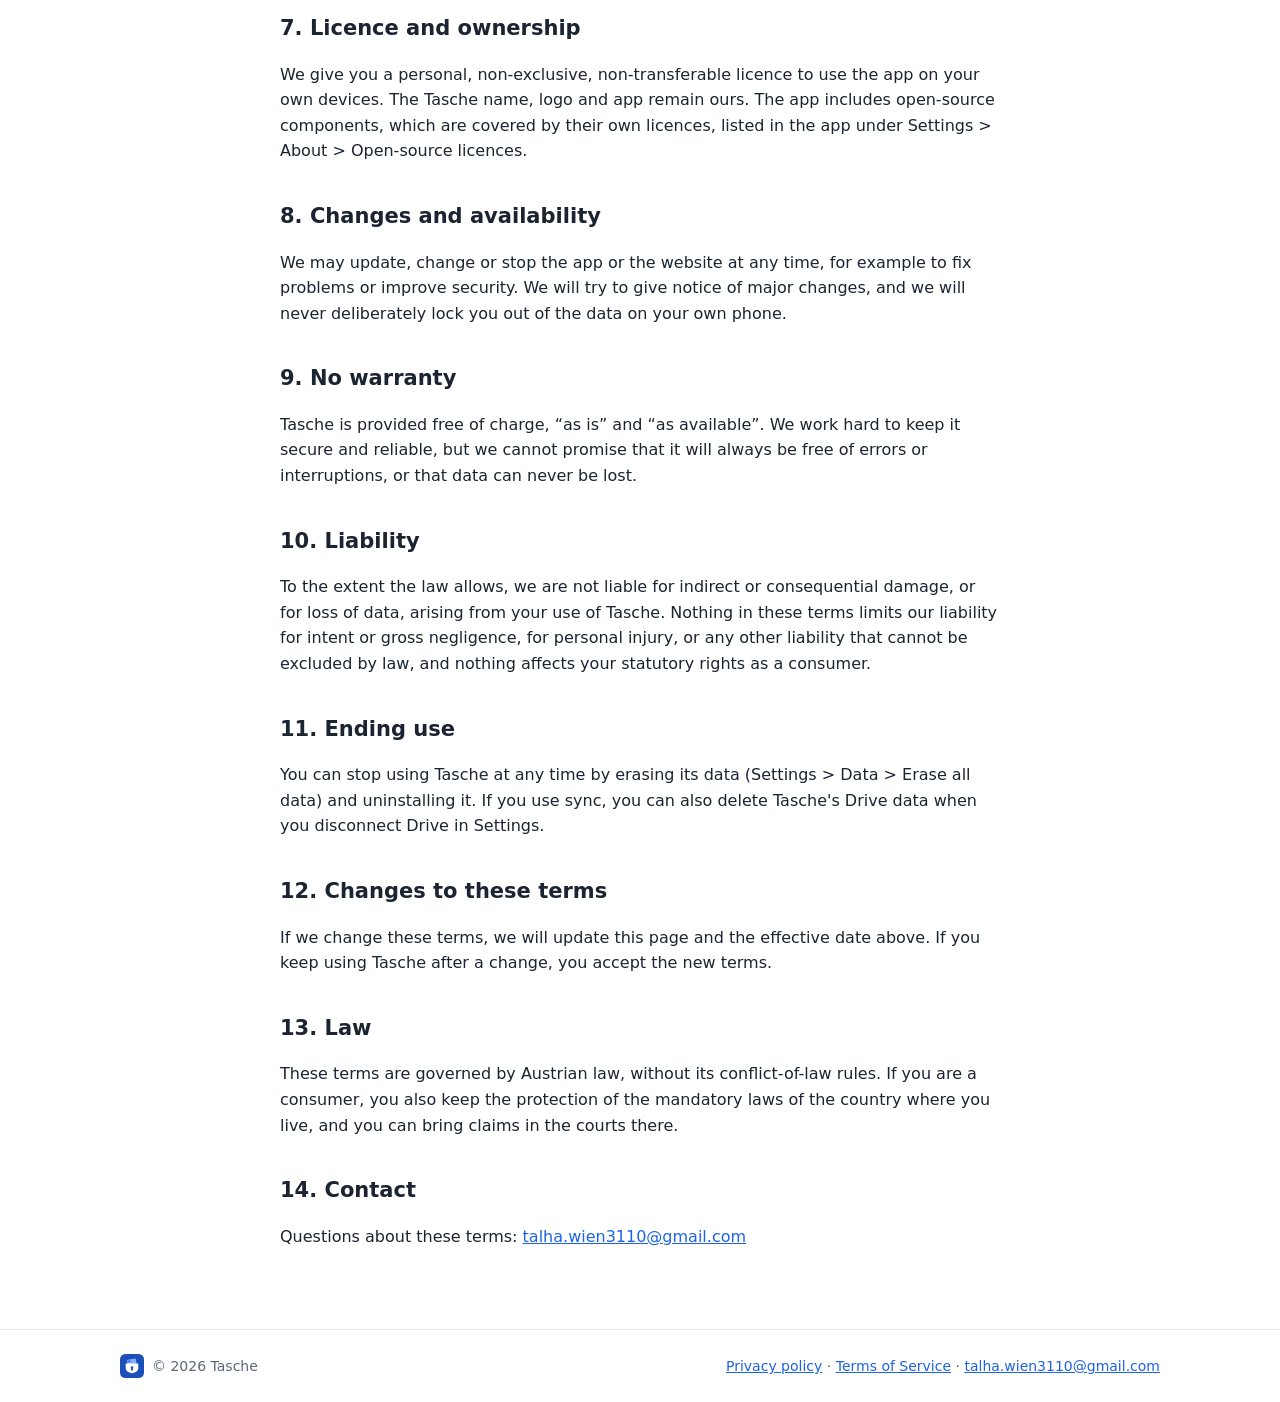
<file: terms.html>
<!doctype html>
<html lang="en">
<head>
<meta charset="utf-8">
<meta name="viewport" content="width=device-width, initial-scale=1">
<title>Terms of Service – Tasche</title>
<meta name="description" content="The terms for using the Tasche app and website.">
<link rel="stylesheet" href="style.css">
<link rel="icon" href="img/logo.svg" type="image/svg+xml">
<link rel="apple-touch-icon" href="img/apple-touch-icon.png">
<meta name="theme-color" content="#1D4FB8">
</head>
<body>
<header><div class="wrap">
  <a class="brandlink" href="index.html"><img src="img/logo.svg" alt="" width="40" height="40"><span class="brand">Tasche</span></a>
  <nav><a href="index.html#features">Features</a><a href="index.html#security">Security</a><a href="index.html#faq">FAQ</a><a class="navbtn" href="index.html#get">Get Tasche</a></nav>
</div></header>
<main class="wrap narrow">
<article>
<h1>Terms of Service</h1>
<p class="date">Effective date: 27 October 2026</p>

<p>These terms apply to the Tasche app for Android (“the app”) and the website tascheapp.com (“the website”). Tasche is provided by Talha Shaukat, Vienna, Austria (“we”, “us”). By installing or using the app, or using the website, you agree to these terms. If you don't agree, please don't use them.</p>

<h2>1. What Tasche is</h2>
<p>Tasche is a personal wallet app. It lets you store your own cards and documents, such as IDs, bank cards, passports, addresses and passwords, encrypted on your phone. You can optionally sign in with Google and sync your data, encrypted, through your own Google Drive. The app is free and has no ads.</p>

<h2>2. Who can use it</h2>
<p>You must be at least 18 years old, or the age of majority where you live, to use Tasche.</p>

<h2>3. Your data and your responsibility</h2>
<ul>
<li>You decide what you store in Tasche, and you are responsible for it. Only store information that is yours, or that you are allowed to keep (for example, with a family member's permission).</li>
<li>Your data is stored on your phone, and, if you turn on sync, in your own Google Drive. We do not run any server, so <strong>we cannot see, restore or recover your data</strong>.</li>
<li>Keep your section codes, your sync passphrase and your recovery key safe. If you lose them, we have no way to unlock your data for you.</li>
<li>Keep your own backups. If you uninstall the app, erase its data, or lose your phone without a backup or sync, your data may be lost.</li>
</ul>
<p>How we handle data is explained in our <a href="privacy.html">Privacy policy</a>.</p>

<h2>4. Not an official document</h2>
<p>Tasche keeps a personal copy of your documents to help you find and share details quickly. It does not replace official documents. Authorities, banks, carriers and others may not accept a copy shown in the app. Always carry the originals where required.</p>

<h2>5. Acceptable use</h2>
<p>You agree not to use Tasche:</p>
<ul>
<li>to store or share documents you are not entitled to hold, or to impersonate anyone;</li>
<li>for fraud, forgery or any other unlawful purpose;</li>
<li>to try to break, reverse-engineer or bypass the app's security, except where the law allows it.</li>
</ul>

<h2>6. Google services</h2>
<p>Google sign-in and Google Drive are provided by Google. When you use them, Google's own terms and privacy policy also apply. Tasche only uses the Drive permission for its own hidden app folder, as described in the <a href="privacy.html">Privacy policy</a>.</p>

<h2>7. Licence and ownership</h2>
<p>We give you a personal, non-exclusive, non-transferable licence to use the app on your own devices. The Tasche name, logo and app remain ours. The app includes open-source components, which are covered by their own licences, listed in the app under Settings &gt; About &gt; Open-source licences.</p>

<h2>8. Changes and availability</h2>
<p>We may update, change or stop the app or the website at any time, for example to fix problems or improve security. We will try to give notice of major changes, and we will never deliberately lock you out of the data on your own phone.</p>

<h2>9. No warranty</h2>
<p>Tasche is provided free of charge, “as is” and “as available”. We work hard to keep it secure and reliable, but we cannot promise that it will always be free of errors or interruptions, or that data can never be lost.</p>

<h2>10. Liability</h2>
<p>To the extent the law allows, we are not liable for indirect or consequential damage, or for loss of data, arising from your use of Tasche. Nothing in these terms limits our liability for intent or gross negligence, for personal injury, or any other liability that cannot be excluded by law, and nothing affects your statutory rights as a consumer.</p>

<h2>11. Ending use</h2>
<p>You can stop using Tasche at any time by erasing its data (Settings &gt; Data &gt; Erase all data) and uninstalling it. If you use sync, you can also delete Tasche's Drive data when you disconnect Drive in Settings.</p>

<h2>12. Changes to these terms</h2>
<p>If we change these terms, we will update this page and the effective date above. If you keep using Tasche after a change, you accept the new terms.</p>

<h2>13. Law</h2>
<p>These terms are governed by Austrian law, without its conflict-of-law rules. If you are a consumer, you also keep the protection of the mandatory laws of the country where you live, and you can bring claims in the courts there.</p>

<h2>14. Contact</h2>
<p>Questions about these terms: <a href="mailto:talha.wien3110@gmail.com">talha.wien3110@gmail.com</a></p>
</article>
</main>

<footer><div class="wrap">
  <span class="fbrand"><img src="img/logo.svg" alt="">© 2026 Tasche</span>
  <span><a href="privacy.html">Privacy policy</a> · <a href="terms.html">Terms of Service</a> · <a href="mailto:talha.wien3110@gmail.com">talha.wien3110@gmail.com</a></span>
</div></footer>
</body>
</html>
</file>
<file: style.css>
:root{
  --blue:#1D4FB8;--blue-600:#1E63E6;--blue-300:#84ADFF;--blue-50:#EAF1FF;
  --ink:#1B2430;--muted:#5B6879;--line:#E3E8EF;--bg:#FFFFFF;--panel:#F5F7FA;
  --ok:#16A34A;--no:#C2410C;
  --phone-bg:#FFFFFF;--phone-ink:#1B2430;--phone-line:#E3E8EF;--phone-tile:#F5F7FA;
}
@media (prefers-color-scheme:dark){:root{
  --blue:#84ADFF;--blue-600:#84ADFF;--blue-50:#1A2B4D;
  --ink:#E3E8EF;--muted:#9AA6B5;--line:#2A3340;--bg:#0F141A;--panel:#161C24;
  --ok:#4ADE80;--no:#FB923C;
}}
*{box-sizing:border-box}
html{scroll-behavior:smooth}
html,body{margin:0;background:var(--bg);color:var(--ink);font:16px/1.6 system-ui,-apple-system,"Segoe UI",Roboto,Inter,sans-serif}
a{color:var(--blue-600)}
img{max-width:100%}
.wrap{max-width:1080px;margin:0 auto;padding:0 20px}
.narrow{max-width:760px}

/* header */
header{position:sticky;top:0;z-index:10;background:color-mix(in srgb,var(--bg) 88%,transparent);backdrop-filter:blur(10px);border-bottom:1px solid var(--line)}
header .wrap{display:flex;align-items:center;gap:12px;height:68px}
.brandlink{display:flex;align-items:center;gap:10px;text-decoration:none;color:var(--ink)}
.brandlink img{width:40px;height:40px}
.brand{font-weight:700;font-size:22px}
nav{margin-left:auto;display:flex;align-items:center;gap:20px;font-size:15px}
nav a{text-decoration:none;color:var(--muted)}
nav a.navbtn{background:var(--blue);color:#fff;padding:8px 16px;border-radius:999px;font-weight:600}
@media (prefers-color-scheme:dark){nav a.navbtn,.btn{color:#0F141A}}

/* buttons */
.btn{display:inline-flex;align-items:center;gap:10px;background:var(--blue);color:#fff;text-decoration:none;font-weight:600;padding:14px 26px;border-radius:999px;font-size:17px}
.btn svg{width:22px;height:22px;fill:currentColor}
.btn.ghost{background:transparent;color:var(--blue-600);border:1.5px solid var(--line)}
.ctas{display:flex;flex-wrap:wrap;gap:12px;align-items:center}

/* hero */
.hero{display:grid;grid-template-columns:1.1fr .9fr;gap:48px;align-items:center;padding:64px 0 56px}
.eyebrow{display:inline-block;font-size:13px;font-weight:700;letter-spacing:.08em;text-transform:uppercase;color:var(--blue-600);background:var(--blue-50);padding:6px 12px;border-radius:999px;margin-bottom:18px}
.hero h1{font-size:clamp(34px,5.4vw,56px);line-height:1.06;margin:0 0 18px;letter-spacing:-.025em}
.hero h1 span{color:var(--blue-600)}
.lead{font-size:19px;color:var(--muted);max-width:560px;margin:0 0 28px}
.chips{display:flex;flex-wrap:wrap;gap:8px;margin:24px 0 0;padding:0;list-style:none}
.chips li{display:flex;align-items:center;gap:6px;font-size:14px;color:var(--muted);border:1px solid var(--line);padding:6px 12px;border-radius:999px}
.chips svg{width:16px;height:16px;stroke:var(--ok);fill:none;stroke-width:2.5;stroke-linecap:round;stroke-linejoin:round}

/* sections */
section{padding:56px 0}
.sechead{text-align:center;max-width:680px;margin:0 auto 36px}
.sechead h2{font-size:clamp(28px,4vw,38px);line-height:1.15;margin:0 0 12px;letter-spacing:-.02em}
.sechead p{color:var(--muted);font-size:18px;margin:0}
.alt{background:var(--panel)}

/* pain points */
.pains{display:grid;grid-template-columns:repeat(auto-fit,minmax(230px,1fr));gap:16px}
.pain{border:1px solid var(--line);border-radius:20px;padding:20px;background:var(--bg)}
.pain b{display:block;margin-bottom:4px}
.pain p{margin:0;color:var(--muted);font-size:15px}
.answer{text-align:center;font-size:20px;font-weight:600;margin:32px auto 0;max-width:640px}

/* features */
.grid{display:grid;grid-template-columns:repeat(auto-fit,minmax(240px,1fr));gap:16px}
.card{border:1px solid var(--line);border-radius:24px;padding:22px;background:var(--bg)}
.well{width:44px;height:44px;border-radius:12px;background:var(--blue-50);display:grid;place-items:center;margin-bottom:14px}
.well svg{width:22px;height:22px;stroke:var(--blue-600);fill:none;stroke-width:2;stroke-linecap:round;stroke-linejoin:round}
.card h3{margin:0 0 6px;font-size:18px}
.card p{margin:0;color:var(--muted);font-size:15px}

/* showcase */
.show{display:grid;grid-template-columns:repeat(3,1fr);gap:28px;align-items:start}
.show figure{margin:0;text-align:center}
.show figcaption{margin-top:16px}
.show figcaption b{display:block;font-size:17px}
.show figcaption span{color:var(--muted);font-size:15px}

/* steps */
.steps{display:grid;grid-template-columns:repeat(auto-fit,minmax(230px,1fr));gap:16px;counter-reset:s;list-style:none;padding:0;margin:0}
.steps li{counter-increment:s;border:1px solid var(--line);border-radius:24px;padding:22px;background:var(--bg)}
.steps li::before{content:counter(s);display:grid;place-items:center;width:36px;height:36px;border-radius:50%;background:var(--blue);color:#fff;font-weight:700;margin-bottom:12px}
@media (prefers-color-scheme:dark){.steps li::before{color:#0F141A}}
.steps b{display:block;font-size:17px;margin-bottom:4px}
.steps p{margin:0;color:var(--muted);font-size:15px}

/* security */
.sec{display:grid;grid-template-columns:repeat(auto-fit,minmax(300px,1fr));gap:16px}
.sec .card{display:flex;gap:16px}
.sec .well{flex:none;margin:0}

/* compare */
.tablewrap{overflow-x:auto;border:1px solid var(--line);border-radius:20px}
table{width:100%;border-collapse:collapse;min-width:560px;font-size:15px}
th,td{padding:14px 16px;text-align:left;border-bottom:1px solid var(--line)}
tr:last-child td{border-bottom:0}
th{font-size:14px;color:var(--muted);font-weight:600;background:var(--panel)}
th.us{color:var(--blue-600)}
td.y{color:var(--ok);font-weight:600}
td.n{color:var(--no)}
td:first-child{font-weight:500}

/* faq */
details{border-bottom:1px solid var(--line);padding:16px 0}
summary{cursor:pointer;font-weight:600;font-size:17px;list-style:none;display:flex;justify-content:space-between;gap:16px}
summary::-webkit-details-marker{display:none}
summary::after{content:"+";color:var(--blue-600);font-size:22px;line-height:1}
details[open] summary::after{content:"–"}
details p{color:var(--muted);margin:10px 0 0}

/* final cta */
.final{text-align:center;background:var(--blue);color:#fff;border-radius:32px;padding:56px 24px;margin:24px 0 64px}
.final img{width:72px;height:72px;margin-bottom:12px}
.final h2{font-size:clamp(28px,4vw,38px);margin:0 0 10px;line-height:1.15}
.final p{opacity:.85;margin:0 auto 26px;max-width:520px;font-size:18px}
.final .btn{background:#fff;color:#1D4FB8}
@media (prefers-color-scheme:dark){.final{background:#1A2B4D}.final .btn{color:#1D4FB8}}

/* privacy page */
article{padding:40px 0 64px}
article h1{font-size:34px;margin:0 0 4px}
article h2{font-size:21px;margin:36px 0 8px}
article .date{color:var(--muted);margin:0 0 24px}
article li{margin:4px 0}

footer{border-top:1px solid var(--line);color:var(--muted);font-size:14px}
footer .wrap{padding:24px 20px;display:flex;flex-wrap:wrap;gap:16px;justify-content:space-between;align-items:center}
footer .fbrand{display:flex;align-items:center;gap:8px}
footer img{width:24px;height:24px}

/* ---------- phone mockups (always light, like the app screenshots) ---------- */
.phone{position:relative;width:100%;max-width:300px;margin:0 auto;aspect-ratio:9/19;border-radius:40px;background:#0B0F14;padding:10px;box-shadow:0 30px 60px -20px rgba(29,79,184,.35),0 0 0 1px rgba(0,0,0,.08)}
.screen{position:relative;height:100%;border-radius:31px;overflow:hidden;background:var(--phone-bg);color:var(--phone-ink);font-size:11px;line-height:1.3;text-align:left}
.sb{height:22px;background:#000}
.ah{display:flex;align-items:center;gap:7px;padding:10px 12px;border-bottom:1px solid var(--phone-line)}
.ah img{width:24px;height:24px}
.ah b{font-size:15px}
.ah .pill{margin-left:auto;background:var(--phone-tile);border-radius:999px;padding:4px 9px;color:#5B6879}
.tabs{display:flex;gap:5px;padding:9px 12px;overflow:hidden;white-space:nowrap}
.tabs i{font-style:normal;background:#EEF1F5;color:#5B6879;padding:5px 10px;border-radius:999px;font-weight:600}
.tabs i.on{background:#1D4FB8;color:#fff}
.count{padding:2px 12px 6px;color:#5B6879;font-weight:700;letter-spacing:.08em;font-size:9px}
.tiles{display:grid;grid-template-columns:1fr 1fr;gap:7px;padding:0 10px}
.tile{border:1px solid var(--phone-line);border-radius:12px;overflow:hidden;background:#fff}
.tile .face{height:62px;display:grid;place-items:center;background:var(--phone-tile);font-weight:800;color:#1E63E6;font-size:11px;text-align:center;padding:4px;word-break:break-all}
.tile .meta{padding:6px 8px}
.tile .meta b{display:block;font-size:10.5px;white-space:nowrap;overflow:hidden;text-overflow:ellipsis}
.tag{display:inline-block;margin-top:3px;background:#EAF1FF;color:#1E63E6;border-radius:999px;padding:1px 7px;font-size:9px;font-weight:600}
.idcard{width:88%;height:78%;border-radius:6px;background:linear-gradient(135deg,#7B2D26,#B0413E);position:relative}
.idcard::before{content:"";position:absolute;left:8%;top:22%;width:24%;height:52%;background:#F2D9C9;border-radius:3px}
.idcard::after{content:"";position:absolute;left:38%;right:10%;top:28%;height:5px;background:rgba(255,255,255,.65);border-radius:3px;box-shadow:0 10px 0 rgba(255,255,255,.45),0 20px 0 rgba(255,255,255,.45)}
.bank{width:88%;height:78%;border-radius:6px;background:linear-gradient(135deg,#1D4FB8,#3B82F6);position:relative}
.bank::before{content:"";position:absolute;left:10%;top:22%;width:18%;height:22%;background:#F5C451;border-radius:3px}
.bank::after{content:"•••• 1111";position:absolute;left:10%;bottom:14%;color:#fff;font-size:9px;font-weight:600;letter-spacing:.05em}
.addr{font-weight:500!important;color:#5B6879!important;font-size:10px!important}
.fab{position:absolute;left:50%;bottom:16px;transform:translateX(-50%);background:#1D4FB8;color:#fff;font-weight:700;padding:9px 18px;border-radius:999px;font-size:12px;box-shadow:0 8px 18px -6px rgba(29,79,184,.6);white-space:nowrap}
.dim{position:absolute;inset:22px 0 0;background:rgba(15,20,26,.38)}
.dlg{position:absolute;left:8px;right:8px;top:30%;background:#fff;border-radius:20px;padding:14px;box-shadow:0 20px 40px rgba(0,0,0,.25)}
.dlg .top{display:flex;align-items:center;gap:8px;margin-bottom:10px}
.dlg .ic{width:28px;height:28px;border-radius:9px;background:#EAF1FF;color:#1E63E6;display:grid;place-items:center;font-weight:800}
.dlg small{display:block;color:#5B6879;font-size:9.5px}
.dlg b{font-size:13px}
.dlg .x{margin-left:auto;width:24px;height:24px;border-radius:50%;background:#EEF1F5;display:grid;place-items:center;color:#5B6879}
.big{background:#EEF4FF;border-radius:14px;padding:16px 8px;text-align:center;color:#1E63E6;font-weight:800;font-size:17px;letter-spacing:.04em;line-height:1.25}
.dlg .who{text-align:center;color:#5B6879;margin-top:8px}
.copied{position:absolute;left:50%;bottom:58px;transform:translateX(-50%);background:#1B2430;color:#fff;border-radius:999px;padding:6px 12px;font-size:10px;white-space:nowrap}
.sheet{position:absolute;left:0;right:0;bottom:0;background:#fff;border-radius:22px 22px 0 0;padding:10px 12px 16px}
.sheet .grab{width:36px;height:4px;border-radius:4px;background:#D5DBE3;margin:0 auto 10px}
.sheet h4{margin:0 0 10px;font-size:14px}
.opt{display:flex;align-items:center;gap:9px;border:1px solid var(--phone-line);border-radius:12px;padding:8px;margin-bottom:6px;background:#F8FAFC}
.opt .ic{width:28px;height:28px;border-radius:9px;background:#EAF1FF;display:grid;place-items:center;flex:none}
.opt .ic svg{width:15px;height:15px;stroke:#1E63E6;fill:none;stroke-width:2;stroke-linecap:round;stroke-linejoin:round}
.opt b{display:block;font-size:11.5px}
.opt span{color:#5B6879;font-size:9.5px}
.pad{position:absolute;left:8px;right:8px;top:24%;background:#fff;border-radius:20px;padding:16px 14px;text-align:center;box-shadow:0 20px 40px rgba(0,0,0,.25)}
.pad .lock{width:36px;height:36px;border-radius:12px;background:#EAF1FF;display:grid;place-items:center;margin:0 auto 8px}
.pad .lock svg{width:18px;height:18px;stroke:#1E63E6;fill:none;stroke-width:2;stroke-linecap:round;stroke-linejoin:round}
.pad b{font-size:13px}
.pad small{display:block;color:#5B6879;margin:2px 0 10px}
.dots{display:flex;justify-content:center;gap:9px;margin-bottom:12px}
.dots i{width:10px;height:10px;border-radius:50%;border:1.5px solid #1E63E6}
.dots i.f{background:#1E63E6}
.keys{display:grid;grid-template-columns:repeat(3,1fr);gap:6px}
.keys i{font-style:normal;background:#F1F4F8;border-radius:10px;padding:7px 0;font-weight:700;font-size:13px}
.keys i.e{background:transparent}

/* responsive */
@media (max-width:900px){
  .hero{grid-template-columns:1fr;gap:40px;padding-top:44px}
  .hero .phone{max-width:280px}
  .show{grid-template-columns:1fr;gap:44px}
}
@media (max-width:620px){
  nav a:not(.navbtn){display:none}
  section{padding:44px 0}
  .lead{font-size:17px}
  .final{border-radius:24px;padding:44px 20px}
  table{min-width:0;font-size:13px}
  th,td{padding:10px 8px}
}

/* early access form */
.ea{max-width:520px;margin:0 auto;text-align:left}
.earow{display:flex;gap:10px;flex-wrap:wrap}
.earow input{flex:1 1 220px;min-width:0;font:inherit;font-size:17px;padding:13px 18px;border-radius:999px;border:0;color:#1B2430;background:#fff}
.earow input:focus{outline:3px solid #84ADFF}
.earow .btn{flex:none;border:0;cursor:pointer;font-family:inherit}
.earow .btn:disabled{opacity:.7;cursor:default}
.eatest{display:flex;gap:10px;align-items:flex-start;margin:14px 4px 0;font-size:15px;opacity:.92;cursor:pointer}
.eatest input{margin-top:4px;width:18px;height:18px;flex:none}
.eamsg{min-height:1.4em;margin:12px 4px 0!important;font-weight:600;font-size:16px!important;opacity:1!important}
.eamsg.err{color:#FFD7C2}
.eanote{font-size:13px!important;margin:6px 4px 0!important;opacity:.75!important}
.eanote a{color:#fff}
.hp{position:absolute;left:-9999px;width:1px;height:1px;opacity:0}
.sr{position:absolute;width:1px;height:1px;overflow:hidden;clip:rect(0 0 0 0)}
@media (max-width:620px){.earow .btn{width:100%;justify-content:center}}
[id]{scroll-margin-top:84px}

/* 404 */
.notfound{text-align:center;padding:72px 0 88px}
.notfound img{width:88px;height:88px;margin-bottom:8px}
.notfound .code{font-size:clamp(64px,14vw,112px);font-weight:800;line-height:1;margin:0;color:var(--blue-600);letter-spacing:-.04em}
.notfound h1{font-size:clamp(26px,4.5vw,36px);margin:12px 0 10px;line-height:1.15}
.notfound .lead{margin:0 auto 28px}
.notfound .ctas{justify-content:center}
.notfound .more{margin-top:28px;color:var(--muted);font-size:15px}
</file>
